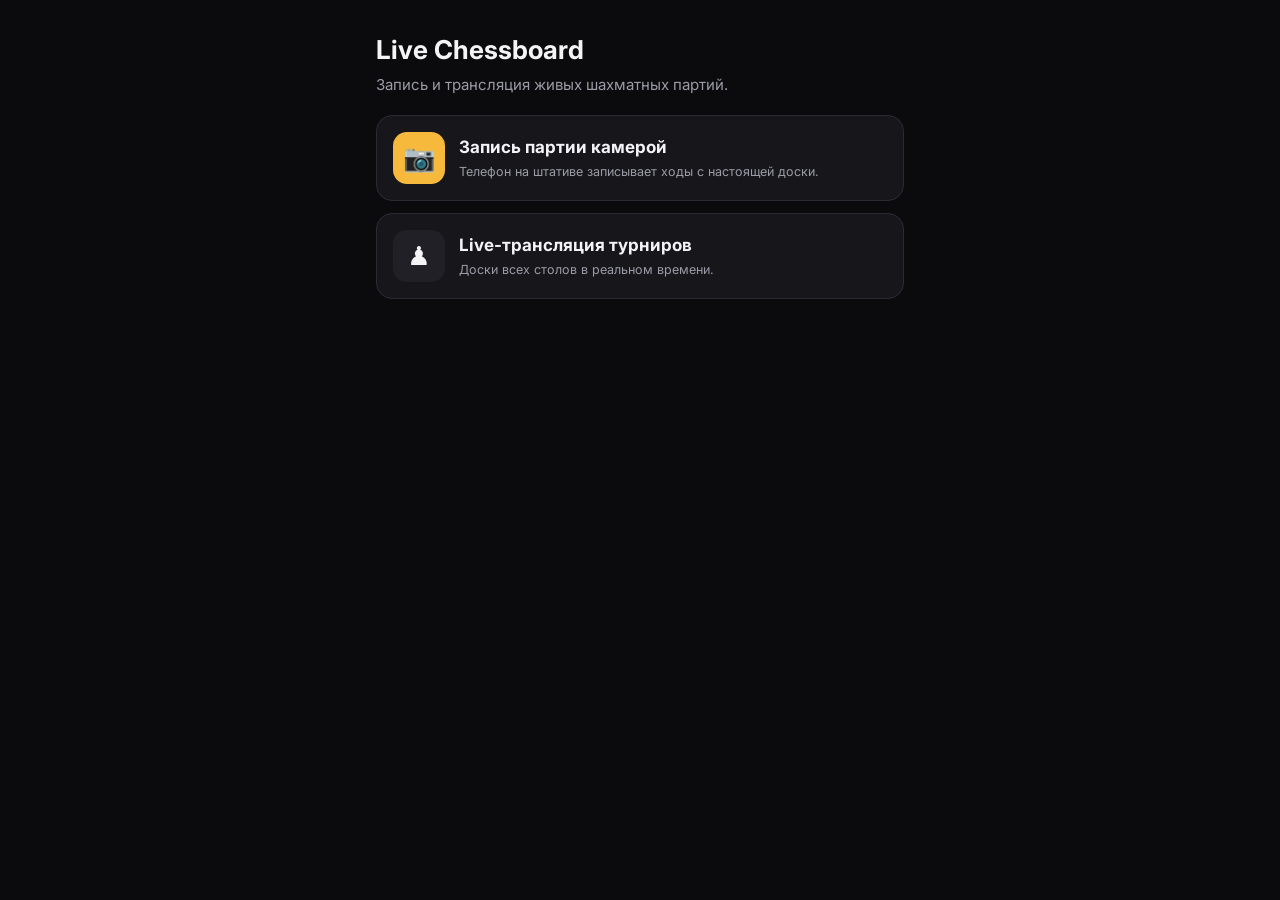
<file: index.html>
<!DOCTYPE html>
<html lang="ru">
<head>
  <meta charset="UTF-8"/>
  <meta name="viewport" content="width=device-width,initial-scale=1,viewport-fit=cover"/>
  <meta name="theme-color" content="#0b0b0d"/>
  <title>Live Chessboard</title>
  <link href="https://fonts.googleapis.com/css2?family=Inter:wght@400;600;700&display=swap" rel="stylesheet"/>
  <link rel="stylesheet" href="css/record.css"/>
  <style>
    .hero { padding: 32px 0 8px; }
    .hero h1 { font-size: 26px; margin: 0 0 6px; }
    .hero p { color: var(--muted); margin: 0; }
    a.tile {
      display: flex; gap: 14px; align-items: center;
      text-decoration: none; color: var(--text);
    }
    a.tile .ico {
      flex: none; width: 52px; height: 52px; border-radius: 14px;
      display: flex; align-items: center; justify-content: center;
      background: var(--card-2); font-size: 26px;
    }
    a.tile.main .ico { background: var(--accent); }
    a.tile b { display: block; font-size: 17px; }
    a.tile small { color: var(--muted); }
  </style>
</head>
<body>
  <div id="app">
    <div class="hero">
      <h1>Live Chessboard</h1>
      <p>Запись и трансляция живых шахматных партий.</p>
    </div>
    <a class="card tile main" href="record.html">
      <span class="ico">📷</span>
      <span><b>Запись партии камерой</b><small>Телефон на штативе записывает ходы с настоящей доски.</small></span>
    </a>
    <a class="card tile" href="live.html">
      <span class="ico">♟</span>
      <span><b>Live-трансляция турниров</b><small>Доски всех столов в реальном времени.</small></span>
    </a>
  </div>
</body>
</html>
</file>
<file: css/record.css>
:root {
  --bg: #0b0b0d;
  --card: #17171b;
  --card-2: #202026;
  --line: #2b2b33;
  --text: #f4f4f6;
  --muted: #9b9ba7;
  --accent: #f6b93b;
  --accent-ink: #1d1503;
  --green: #2ecc71;
  --red: #ff5a64;
  /* доска «brown» как на lichess */
  --sq-light: #f0d9b5;
  --sq-dark: #b58863;
  --sq-hl: rgba(155, 199, 0, .41);
  --sq-sel: rgba(20, 85, 30, .5);
  --radius: 16px;
  --safe-b: env(safe-area-inset-bottom, 0px);
}

* { box-sizing: border-box; -webkit-tap-highlight-color: transparent; }
html, body { margin: 0; background: var(--bg); color: var(--text); }
body {
  font-family: 'Inter', system-ui, -apple-system, 'Segoe UI', Roboto, sans-serif;
  font-size: 15px;
  line-height: 1.4;
  min-height: 100vh;
}
button, input, select { font: inherit; color: inherit; }
button { cursor: pointer; }
[hidden] { display: none !important; }

#app { max-width: 560px; margin: 0 auto; padding: 0 16px calc(24px + var(--safe-b)); }

.screen { display: none; }
.screen.active { display: block; }

/* ---------- Верхняя панель ---------- */
.topbar {
  display: grid;
  grid-template-columns: 44px 1fr 44px;
  align-items: center;
  padding: 12px 0 8px;
  position: sticky; top: 0; z-index: 20;
  background: var(--bg);
}
.topbar h1 { margin: 0; text-align: center; font-size: 17px; font-weight: 700; }
.icon-btn {
  width: 40px; height: 40px;
  display: inline-flex; align-items: center; justify-content: center;
  border-radius: 50%;
  border: 1px solid var(--line);
  background: var(--card);
  font-size: 20px; line-height: 1;
  text-decoration: none; color: var(--text);
}
.icon-btn.active { background: var(--accent); color: var(--accent-ink); border-color: var(--accent); }

/* ---------- Карточки и кнопки ---------- */
.card {
  background: var(--card);
  border: 1px solid var(--line);
  border-radius: var(--radius);
  padding: 16px;
  margin: 12px 0;
}
.section-label {
  font-size: 12px; font-weight: 600; letter-spacing: .06em;
  text-transform: uppercase; color: var(--muted);
  margin: 18px 0 8px;
}
.card .section-label:first-child { margin-top: 0; }

.btn {
  display: flex; align-items: center; justify-content: center; gap: 8px;
  width: 100%;
  min-height: 52px;
  padding: 12px 16px;
  border-radius: 14px;
  border: 1px solid var(--line);
  background: var(--card-2);
  font-weight: 600;
  margin: 10px 0;
  text-align: center;
}
.btn.primary { background: var(--accent); color: var(--accent-ink); border-color: var(--accent); }
.btn.danger { background: transparent; color: var(--red); border-color: #4a2026; }
.btn:disabled { opacity: .5; }
.btn-row { display: grid; grid-template-columns: repeat(3, 1fr); gap: 8px; }
.btn-row .btn { margin: 0; min-height: 48px; font-size: 14px; }
.btn-row.two { grid-template-columns: repeat(2, 1fr); }

.chip {
  border: 1px solid var(--line); background: var(--card-2);
  border-radius: 999px; padding: 8px 12px; font-size: 13px; font-weight: 600;
}
.chip.on { background: var(--accent); color: var(--accent-ink); border-color: var(--accent); }

/* ---------- Карточка партии ---------- */
.title-input {
  width: 100%; border: 0; background: transparent;
  font-size: 20px; font-weight: 700; padding: 0; outline: none;
}
.title-input::placeholder { color: #5d5d68; }
.meta { display: flex; align-items: center; justify-content: space-between; gap: 8px; color: var(--muted); margin-top: 4px; font-size: 14px; }
.badge-live {
  color: var(--red); border: 1px solid #5a222a; background: #2a1216;
  border-radius: 999px; padding: 2px 10px; font-size: 12px; font-weight: 600; white-space: nowrap;
}
.fields { display: grid; grid-template-columns: 1fr 1fr; gap: 8px; margin-top: 12px; }
.field { display: flex; flex-direction: column; gap: 4px; }
.field.wide { grid-column: 1 / -1; }
.field span { font-size: 12px; color: var(--muted); }
.field input, .field select {
  width: 100%;
  background: var(--card-2); border: 1px solid var(--line);
  border-radius: 10px; padding: 10px 12px; outline: none;
}
.field input:focus, .player input:focus { border-color: var(--accent); }

.players { display: grid; grid-template-columns: 1fr auto 1fr; gap: 8px; align-items: center; }
.player { display: flex; flex-direction: column; align-items: center; gap: 6px; text-align: center; }
.avatar {
  width: 56px; height: 56px; border-radius: 50%;
  display: flex; align-items: center; justify-content: center;
  background: var(--card-2); border: 2px solid var(--line);
}
.avatar img { width: 40px; height: 40px; }
.player.white .avatar { border-color: var(--accent); }
.player input {
  width: 100%; text-align: center;
  background: var(--card-2); border: 1px solid var(--line);
  border-radius: 10px; padding: 8px; outline: none;
}
.player input.elo { width: 90px; font-size: 13px; color: var(--muted); }
.vs { color: var(--muted); font-weight: 600; font-size: 13px; }

.resume { display: flex; align-items: center; gap: 12px; border-color: #5b4615; background: #221b0b; }
.resume p { margin: 0; flex: 1; }
.resume .btn { width: auto; margin: 0; min-height: 40px; }

.saved-item { display: flex; align-items: center; gap: 10px; padding: 12px 0; border-top: 1px solid var(--line); }
.saved-item:first-child { border-top: 0; }
.saved-item .info { flex: 1; min-width: 0; }
.saved-item .info b { display: block; white-space: nowrap; overflow: hidden; text-overflow: ellipsis; }
.saved-item .info small { color: var(--muted); }
.saved-item button { border: 1px solid var(--line); background: var(--card-2); border-radius: 10px; padding: 8px 10px; font-size: 13px; }
.empty { color: var(--muted); margin: 0; }

/* ---------- Экран записи ---------- */
.tabs {
  display: grid; grid-template-columns: 1fr 1fr;
  background: var(--card); border: 1px solid var(--line);
  border-radius: 12px; padding: 3px; margin-bottom: 10px;
}
.tab { border: 0; background: transparent; border-radius: 9px; padding: 8px; font-weight: 600; color: var(--muted); }
.tab.active { background: var(--card-2); color: var(--text); box-shadow: 0 0 0 1px var(--line); }

.status {
  background: var(--card); border: 1px solid var(--line);
  border-radius: 12px; padding: 10px 12px;
  font-weight: 600; font-size: 14px;
  display: flex; align-items: center; gap: 10px;
}
.status::before {
  content: ''; flex: none; width: 10px; height: 10px; border-radius: 50%;
  background: var(--muted);
}
.status.search::before { background: var(--accent); animation: pulse 1.2s infinite; }
.status.ok::before { background: var(--green); }
.status.rec::before { background: var(--red); animation: pulse 1.2s infinite; }
.status.warn { border-color: #6a4b12; background: #2a200b; }
.status.warn::before { background: var(--accent); }
.status.err { border-color: #5a222a; background: #2a1216; }
.status.err::before { background: var(--red); }
@keyframes pulse { 50% { opacity: .3; } }

.cam-wrap {
  position: relative;
  width: 100%;
  aspect-ratio: 16 / 9;
  margin: 10px 0;
  border-radius: 14px;
  overflow: hidden;
  background: #000;
  border: 1px solid var(--line);
  touch-action: none;
}
.cam-wrap video, .cam-wrap canvas {
  position: absolute; inset: 0; width: 100%; height: 100%;
  display: block;
}
.cam-wrap video { object-fit: fill; }
.cam-badge {
  position: absolute; top: 8px; left: 8px;
  background: rgba(0,0,0,.6); border-radius: 999px;
  padding: 3px 10px; font-size: 12px; font-weight: 700; letter-spacing: .03em;
  pointer-events: none;
}
.cam-badge.rec { color: var(--red); }
.cam-motion {
  position: absolute; top: 8px; right: 8px;
  background: rgba(0,0,0,.6); border-radius: 999px;
  padding: 3px 10px; font-size: 12px; pointer-events: none;
}

/* Мини-камера на вкладке «Доска» */
.board-mode .cam-wrap {
  position: fixed;
  right: max(12px, calc((100vw - 560px) / 2 + 12px));
  bottom: calc(16px + var(--safe-b));
  width: 34vw; max-width: 180px;
  margin: 0; z-index: 30;
  box-shadow: 0 6px 24px rgba(0,0,0,.6);
  cursor: pointer;
}
.board-mode .cam-wrap .cam-motion { display: none; }
.board-mode #panelBoard { padding-bottom: 140px; }

.cam-tools { display: flex; flex-wrap: wrap; gap: 8px; }

.howto ol { margin: 0; padding-left: 20px; }
.howto li { margin: 6px 0; }
.howto li::marker { color: var(--accent); font-weight: 700; }

.settings summary { font-weight: 600; cursor: pointer; }
.setting { display: grid; grid-template-columns: 1fr auto; gap: 4px 12px; align-items: center; margin-top: 14px; }
.setting small { grid-column: 1 / -1; color: var(--muted); }
.setting input[type=range] { grid-column: 1 / -1; width: 100%; accent-color: var(--accent); }
.toggle { display: flex; align-items: center; justify-content: space-between; margin-top: 14px; }
.toggle input { width: 22px; height: 22px; accent-color: var(--accent); }
.ai-info { display: block; color: var(--muted); margin-top: 4px; }

.panel { display: none; }
.panel.active { display: block; }

/* ---------- Цифровая доска ---------- */
.turn { text-align: center; margin: 6px 0 10px; }
.turn b { font-size: 17px; }
.turn small { display: block; color: var(--muted); }
.turn .bc-badge { font-size: 12px; margin-top: 2px; }
.hint a { color: var(--accent); }
.turn .bc-badge.ok { color: var(--green); }
.turn .bc-badge.bad { color: var(--red); }
.turn .dot {
  display: inline-block; width: 14px; height: 14px; border-radius: 50%;
  border: 2px solid var(--text); margin-right: 6px; vertical-align: -1px;
}
.turn .dot.white { background: #fff; }
.turn .dot.black { background: #111; }

.board {
  display: grid;
  /* все 64 клетки строго одинаковые: размер не зависит от того, есть ли на клетке фигура */
  grid-template-columns: repeat(8, minmax(0, 1fr));
  grid-template-rows: repeat(8, minmax(0, 1fr));
  width: 100%;
  aspect-ratio: 1;
  border-radius: 6px;
  overflow: hidden;
  user-select: none;
}
.sq { position: relative; display: flex; align-items: center; justify-content: center; min-width: 0; min-height: 0; }
.sq.l { background-color: var(--sq-light); }
.sq.d { background-color: var(--sq-dark); }
/* последний ход и выбранная клетка — полупрозрачная заливка поверх цвета клетки, как на lichess */
.sq.hl { background-image: linear-gradient(var(--sq-hl), var(--sq-hl)); }
.sq.sel { background-image: linear-gradient(var(--sq-sel), var(--sq-sel)); }
.sq.check { background: radial-gradient(circle, #ff4d4d 0%, #ff4d4d55 55%, transparent 75%), var(--sq-light); }
.sq.target::after {
  content: ''; width: 28%; height: 28%; border-radius: 50%;
  background: var(--sq-sel); position: absolute;
}
.sq.target.has-piece::after { width: 100%; height: 100%; border-radius: 0; background: radial-gradient(transparent 0%, transparent 79%, var(--sq-sel) 80%); }
.sq img { position: absolute; inset: 0; width: 100%; height: 100%; object-fit: contain; z-index: 1; pointer-events: none; }
.sq .coord { position: absolute; z-index: 2; font-size: 10px; font-weight: 700; opacity: .75; pointer-events: none; }
.sq .coord.rank { top: 2px; left: 3px; }
.sq .coord.file { bottom: 1px; right: 3px; }
.sq.l .coord { color: var(--sq-dark); }
.sq.d .coord { color: var(--sq-light); }

.promo {
  display: flex; justify-content: center; gap: 8px;
  background: var(--card); border: 1px solid var(--line); border-radius: 12px;
  padding: 8px; margin-top: 8px;
}
.promo button { width: 56px; height: 56px; border-radius: 10px; border: 1px solid var(--line); background: var(--sq-light); }
.promo img { width: 44px; height: 44px; }

.moves {
  display: grid;
  grid-template-columns: 36px 1fr 1fr;
  gap: 2px 8px;
  font-weight: 600;
  max-height: 220px;
  overflow-y: auto;
  padding: 4px 2px;
  font-variant-numeric: tabular-nums;
}
.moves .n { color: var(--muted); }
.moves .last { color: var(--accent); }
.moves .none { grid-column: 1 / -1; color: var(--muted); font-weight: 400; }

.board-tools { display: flex; flex-wrap: wrap; gap: 8px; margin-top: 10px; }
.hint { color: var(--muted); font-size: 13px; margin: 10px 0; }

/* ---------- Нижняя шторка и затемнение ---------- */
.sheet-backdrop {
  position: fixed; inset: 0; z-index: 50;
  background: rgba(0,0,0,.6);
  display: flex; align-items: flex-end; justify-content: center;
}
.sheet {
  width: 100%; max-width: 560px;
  background: var(--card); border: 1px solid var(--line); border-bottom: 0;
  border-radius: 20px 20px 0 0;
  padding: 16px 16px calc(20px + var(--safe-b));
}
.sheet h2 { margin: 4px 0 4px; font-size: 18px; }
.sheet p { margin: 0 0 12px; color: var(--muted); }
.result-btn { display: flex; flex-direction: column; gap: 2px; }
.result-btn small { font-weight: 400; font-size: 12px; opacity: .8; }
.result-btn.suggested { outline: 2px solid var(--accent); }

#dimmer {
  position: fixed; inset: 0; z-index: 60;
  background: #000;
  display: flex; align-items: center; justify-content: center;
  text-align: center; color: #555; font-size: 14px;
  padding: 24px;
}
#dimmer b { color: #888; font-size: 28px; display: block; margin-bottom: 6px; }

#toast {
  position: fixed; left: 50%; top: calc(64px + env(safe-area-inset-top, 0px));
  transform: translateX(-50%) translateY(-12px);
  background: #26262d; border: 1px solid var(--line);
  padding: 10px 16px; border-radius: 12px;
  font-weight: 600; font-size: 14px;
  opacity: 0; pointer-events: none;
  transition: opacity .2s, transform .2s;
  z-index: 70; max-width: calc(100vw - 32px);
}
#toast.show { opacity: 1; transform: translateX(-50%) translateY(0); }

/* ---------- Итог ---------- */
.summary { text-align: center; }
.summary .score { font-size: 32px; font-weight: 700; color: var(--accent); margin: 6px 0; }
.summary .names { display: grid; grid-template-columns: 1fr auto 1fr; gap: 8px; align-items: center; font-weight: 600; }
.pgn {
  width: 100%; min-height: 180px;
  background: var(--card-2); border: 1px solid var(--line); border-radius: 12px;
  padding: 12px; font-family: ui-monospace, SFMono-Regular, Menlo, monospace; font-size: 13px;
  color: var(--text); resize: vertical;
}

@media (max-width: 380px) {
  .fields { grid-template-columns: 1fr; }
  .btn-row { grid-template-columns: 1fr; }
}

/* Отправка отчёта на GitHub */
.gh-progress { height: 6px; border-radius: 3px; background: var(--line, #2a2a2e); overflow: hidden; margin-top: 8px; }
.gh-progress > div { height: 100%; width: 0; background: var(--accent); transition: width .2s; }
.gh-setup { margin: 10px 0; }
.gh-setup summary { cursor: pointer; color: var(--muted); font-size: 14px; }
.gh-setup ol { padding-left: 18px; margin: 8px 0; }
.gh-setup .field { margin-bottom: 8px; }

.train-card summary { cursor: pointer; font-weight: 600; }
.train-card .btn { margin-top: 8px; }
.btn.disabled { opacity: .5; pointer-events: none; }

/* ---------- Пульт турнира: во время партии телефон показывает только диаграмму ---------- */
.show-bar { display: none; }
body.ctl-show .topbar, body.ctl-show .tabs, body.ctl-show #status, body.ctl-show #panelScreen,
body.ctl-show .turn, body.ctl-show #btnFinish, body.ctl-show #moveList, body.ctl-show .board-tools,
body.ctl-show #panelBoard > .hint, body.ctl-show #promo { display: none !important; }
/* камера работает дальше (из неё берутся кадры), просто не видна */
body.ctl-show .cam-wrap { position: fixed !important; left: 0; top: 0; width: 2px !important; height: 2px !important; opacity: 0; pointer-events: none; overflow: hidden; }
body.ctl-show #panelBoard { display: flex !important; flex-direction: column; align-items: center; justify-content: center; min-height: 100vh; padding: 0; }
body.ctl-show .show-bar { display: flex; width: min(100vw, 100vh - 40px); justify-content: space-between; align-items: center; color: var(--muted); font-size: 14px; padding: 6px 4px; }
body.ctl-show .board { width: min(100vw - 8px, 100vh - 48px) !important; max-width: none !important; margin: 0 auto; }
.show-exit { background: transparent; border: 1px solid var(--line); color: var(--muted); border-radius: 8px; width: 32px; height: 28px; font-size: 14px; }
</file>
